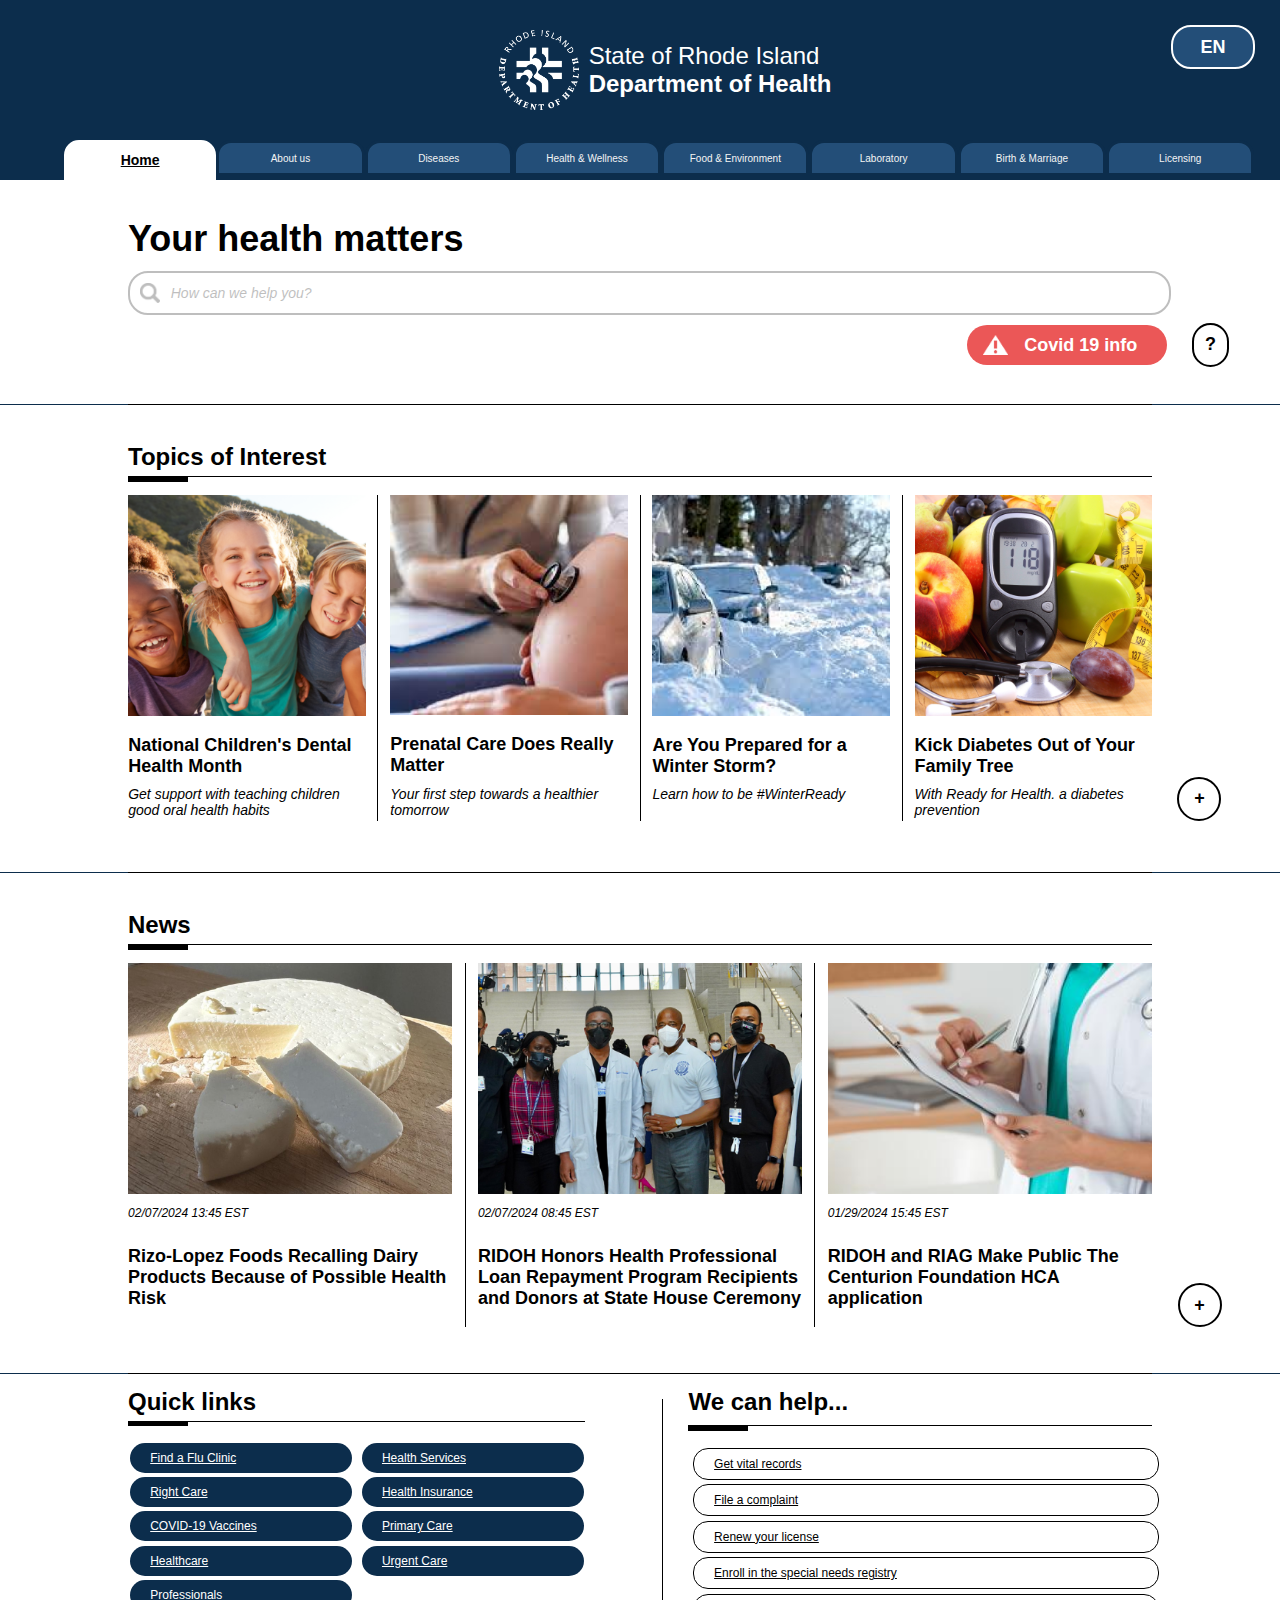
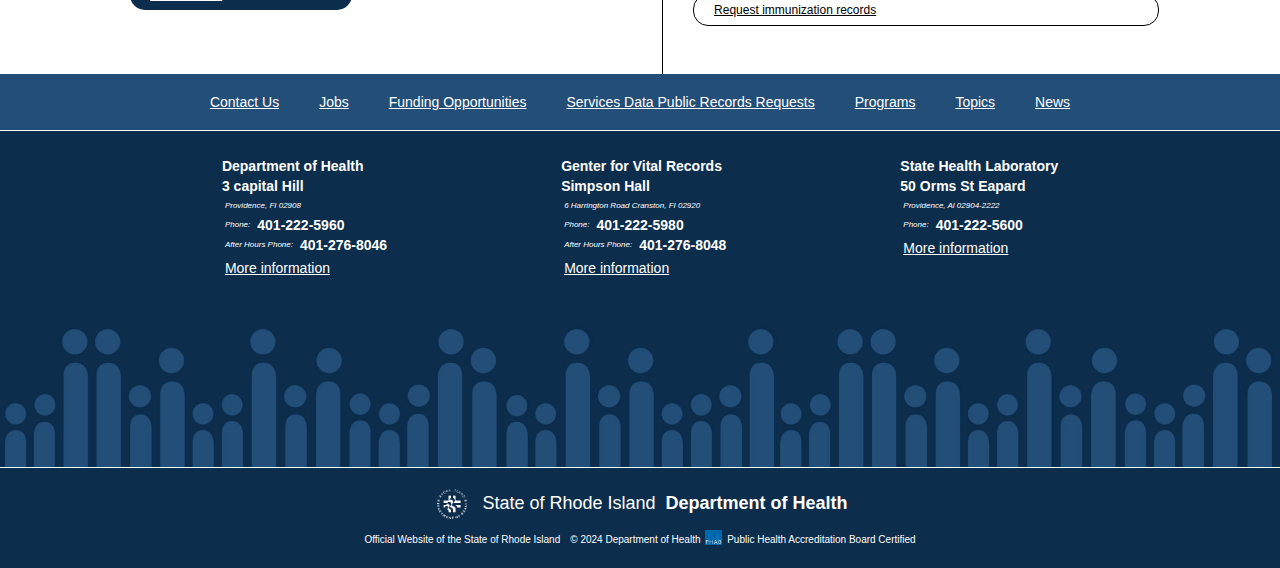
<file: index.html>
<!DOCTYPE html>
<html lang="en">
  <head>
    <meta name="viewport" content="width=device-width, initial-scale=1.0" />
    <title>HTML/CSS Studio</title>
    <link rel="stylesheet" href="styles.css" /> 
  </head>

  <body>

      <div class="header-container">
        <img class="header-logo" alt="State of Rhode Island, Department of Health" src="./assets/transparent_white.png"/>
        <div class="header-title-container">    
            <p class="header-text-01">State of Rhode Island</p>
            <p class="header-text-02">Department of Health</p>
        </div>
        <div class="language-link">
          <p class="language-title">EN</p>
        </div>
      </div>

      <div class="pages-container">

        <div class="menu-button-01">    
          <p class="menu-title-current">Home</p>
        </div>

        <div class="menu-button-02">    
          <p class="menu-title">About us</p>
        </div>

        <div class="menu-button-02">    
          <p class="menu-title">Diseases</p>
        </div>

        <div class="menu-button-02">    
          <p class="menu-title">Health & Wellness</p>
        </div>
        <div class="menu-button-02">    
          <p class="menu-title">Food & Environment</p>
        </div>
        <div class="menu-button-02">    
          <p class="menu-title">Laboratory</p>
        </div>
        <div class="menu-button-02">    
          <p class="menu-title">Birth & Marriage</p>
        </div>

        <div class="menu-button-03">    
          <p class="menu-title">Licensing</p>
        </div>

    </div>

      <div class="search-bar-container">
        <div class="search-bar-content">
        <div class="search-container">    
         <p class="main-title ">Your health matters</p>
         <div class="search-tool">
          <img class="search-icon" alt="search-icon" src="./assets/search-icon.png"/>
          <p class="search-title ">How can we help you?</p>
         </div>
         <div class="search-link">
          <img class="alert-icon" alt="alert-icon" src="./assets/White_alert.png"/>
          <p class="covid-title">Covid 19 info</p>
         </div>
         </div>  
        </div>
        <div class="help-link">
          <p class="help-title">?</p>
         </div> 
      </div>

      <div class="line"></div>
      
      <div class="topics-container">
          <p class="section-tittle">Topics of Interest</p>
          <div class="line"> </div> 
          <div class="line-box"> </div> 
          <div class="topics-content">
            <div class="lateral-margin-box"></div>
            <div class="main-image-container">
              <img class="image-shape" alt="Topic: National Children's Dental Health Month " src="./assets/National Children's Dental Health Month.png"/>
              <p class="image-title ">National Children's Dental Health Month</p>
              <p class="image-subtitle ">Get support with teaching children good oral health habits</p>
            </div>
            <div class="indetermidiate-margin-box"></div>
            <div class="vertical-line"> </div>
            <div class="indetermidiate-margin-box"></div>
            <div class="main-image-container">
            <img class="image-shape" alt="Topic: Prenatal Care Matters" src="./assets/Prenatal Care Matters.png"/>
            <p class="image-title ">Prenatal Care Does Really Matter</p>
            <p class="image-subtitle ">Your first step towards a healthier tomorrow</p>
          </div>
          <div class="indetermidiate-margin-box"></div>
          <div class="vertical-line"> </div>
          <div class="indetermidiate-margin-box"></div>
            <div class="main-image-container">
              <img class="image-shape" alt="Topic: Are You Prepared for a Winter Storm?" src="./assets/Winter Storm.png"/>
              <p class="image-title ">Are You Prepared for a Winter Storm?</p>
              <p class="image-subtitle ">Learn how to be #WinterReady</p>
            </div>
            <div class="indetermidiate-margin-box"></div>
            <div class="vertical-line"> </div>
            <div class="indetermidiate-margin-box"></div>
            <div class="main-image-container">
              <img class="image-shape" alt="Topic: assets/Kick Diabetes Out of Your Family Tree" src="./assets/Diabetes.png"/> 
              <p class="image-title ">Kick Diabetes Out of Your Family Tree</p>
              <p class="image-subtitle ">With Ready for Health. a diabetes prevention</p>
            </div>
            <div class="lateral-margin-box">
              <div class="more-link">
                <p class="help-title">+</p>
               </div>   
            </div>
        </div>                  
      </div>         

      <div class="line"></div>

      <div class="news-container">
        <p class="section-tittle">News</p>
          <div class="line"> </div> 
          <div class="line-box"> </div> 
          <div class="news-content">
            <div class="lateral-margin-box-02"></div>
            <div class="main-image-container">
              <img class="image-shape" alt="News 01" src="./assets/News01.png"/>
              <p class="image-date">02/07/2024 13:45 EST</p>
              <p class="image-title ">Rizo-Lopez Foods Recalling Dairy Products Because of Possible Health Risk</p>
            </div>
            <div class="indetermidiate-margin-box-02"></div>
            <div class="vertical-line"> </div>  
            <div class="indetermidiate-margin-box-02"></div>
            <div class="main-image-container">
            <img class="image-shape" alt="News 02" src="./assets/News02.png"/>
            <p class="image-date">02/07/2024 08:45 EST</p>
              <p class="image-title ">RIDOH Honors Health Professional Loan Repayment Program Recipients and Donors at State House Ceremony</p>
            </div>
            <div class="indetermidiate-margin-box-02"></div>
            <div class="vertical-line"> </div>  
            <div class="indetermidiate-margin-box-02"></div>
            <div class="main-image-container">
            <img class="image-shape" alt="News 03" src="./assets/News03.png"/>
            <p class="image-date">01/29/2024 15:45 EST</p>
              <p class="image-title ">RIDOH and RIAG Make Public The Centurion Foundation HCA application</p>
            </div>
            <div class="lateral-margin-box-02">
              <div class="more-link-02">
                <p class="help-title">+</p>
               </div>   
            </div>
        </div> 
      </div>
  
      <div class="line"></div>
      <div class="links-container">
        <div class="quick-links-container"> 
        <p class="section-tittle-02">Quick links</p>
        <div class="line-02"> </div> 
        <div class="line-box-02"> </div> 
        <div class="links-access-container"> 
          <div class="links-01"> 
            <div class="link-button-01"> 
              <p class="link-tittle-white">Find a Flu Clinic</p>
            </div> 
            <div class="link-button-01"> 
              <p class="link-tittle-white">Right Care</p>
            </div> 
            <div class="link-button-01"> 
              <p class="link-tittle-white">COVID-19 Vaccines</p>
            </div> 
            <div class="link-button-01"> 
              <p class="link-tittle-white">Healthcare</p>
            </div> 
            <div class="link-button-01"> 
              <p class="link-tittle-white">Professionals</p>
            </div> 
          </div> 
          <div class="links-02"> 
            <div class="link-button-01"> 
              <p class="link-tittle-white">Health Services</p>
            </div> 
            <div class="link-button-01"> 
              <p class="link-tittle-white">Health Insurance</p>
            </div> 
            <div class="link-button-01"> 
              <p class="link-tittle-white">Primary Care</p>
            </div> 
            <div class="link-button-01"> 
              <p class="link-tittle-white">Urgent Care</p>
            </div> 
          </div> 
        </div> 
      </div> 

      <div class="vertical-line-02"> </div>  

        <div class="we-can-help-container"> 
        <p class="section-tittle-03">We can help...</p>
        <div class="line-03"> </div> 
        <div class="line-box-02"> </div>
        <div class="links-access-02-container">  
        <div class="link-button-02"> 
          <p class="link-tittle-black">Get vital records</p>
        </div> 
        <div class="link-button-02"> 
          <p class="link-tittle-black">File a complaint</p>
        </div> 
        <div class="link-button-02"> 
          <p class="link-tittle-black">Renew your license</p>
        </div> 
        <div class="link-button-02"> 
          <p class="link-tittle-black">Enroll in the special needs registry</p>
        </div> 
        <div class="link-button-02"> 
          <p class="link-tittle-black">Request immunization records</p>
        </div> 
      </div> 
      </div> 
    </div> 

     <div class="other-links-container"> 
      <p class="link-text-01">Contact Us</p> 
      <p class="link-text-01">Jobs</p> 
      <p class="link-text-01">Funding Opportunities</p> 
      <p class="link-text-01">Services Data Public Records Requests</p> 
      <p class="link-text-01">Programs</p> 
      <p class="link-text-01">Topics</p> 
      <p class="link-text-01">News</p> 
    </div> 

    <div class="line-white"></div> 


    <div class="main-footer-container"> 
      <div class="main-footer-text-container"> 
        <div class="main-footer-lateral-margin"></div> 
        <div class="main-footer-text"> 
          <p class="main-footer-text-01">Department of Health</p> 
          <p class="main-footer-text-01">3 capital Hill</p> 
          <p class="main-footer-text-02">Providence, FI 02908</p> 
            <div class="footer-mixed-text"> 
              <p class="main-footer-text-02">Phone:</p> 
              <p class="main-footer-text-01"> 401-222-5960</p> 
            </div>
            <div class="footer-mixed-text"> 
              <p class="main-footer-text-02">After Hours Phone:</p> 
              <p class="main-footer-text-01"> 401-276-8046</p> 
            </div> 
          <p class="main-footer-text-03">More information</p> 
        </div> 
        <div class="main-footer-int-margin"></div> 
        <div class="main-footer-text"> 
          <p class="main-footer-text-01">Genter for Vital Records</p> 
          <p class="main-footer-text-01">Simpson Hall</p> 
          <p class="main-footer-text-02">6 Harrington Road Cranston, FI 02920</p> 
            <div class="footer-mixed-text"> 
              <p class="main-footer-text-02">Phone:</p> 
              <p class="main-footer-text-01"> 401-222-5980</p> 
            </div>
            <div class="footer-mixed-text"> 
              <p class="main-footer-text-02">After Hours Phone:</p> 
              <p class="main-footer-text-01"> 401-276-8048</p> 
            </div> 
          <p class="main-footer-text-03">More information</p> 
        </div> 
          <div class="main-footer-int-margin"></div> 
          <div class="main-footer-text"> 
            <p class="main-footer-text-01">State Health Laboratory</p> 
            <p class="main-footer-text-01">50 Orms St Eapard</p> 
            <p class="main-footer-text-02">Providence, Al 02904-2222</p> 
              <div class="footer-mixed-text"> 
                <p class="main-footer-text-02">Phone:</p> 
                <p class="main-footer-text-01"> 401-222-5600</p> 
              </div>
            <p class="main-footer-text-03">More information</p> 
          </div> 
            <div class="main-footer-lateral-margin"></div> 
      </div> 
      <img class="footer-image" alt="footer-image" src="./assets/Footer.png"/>
    </div> 

    <div class="line-white"></div> 

    <div class="secondary-footer-container "> 
      <div class="secondary-footer-01-container"> 
        <img class="footer-logo" alt="State of Rhode Island, Department of Health" src="./assets/transparent_white.png"/>
        <p class="footer-text-01">State of Rhode Island</p>
        <p class="footer-text-02">Department of Health</p>
      </div>
      <div class="secondary-footer-02-container"> 
        <p class="footer-text-03">Official Website of the State of Rhode Island</p>
        <p class="footer-text-03">© 2024 Department of Health</p>
        <img class="footer-logo-02" alt="Public Health Accreditation Board Certified" src="./assets/PHAB.png"/>
        <p class="footer-text-03">Public Health Accreditation Board Certified</p>
      </div>
    </div> 


  </body>

</html>
</file>
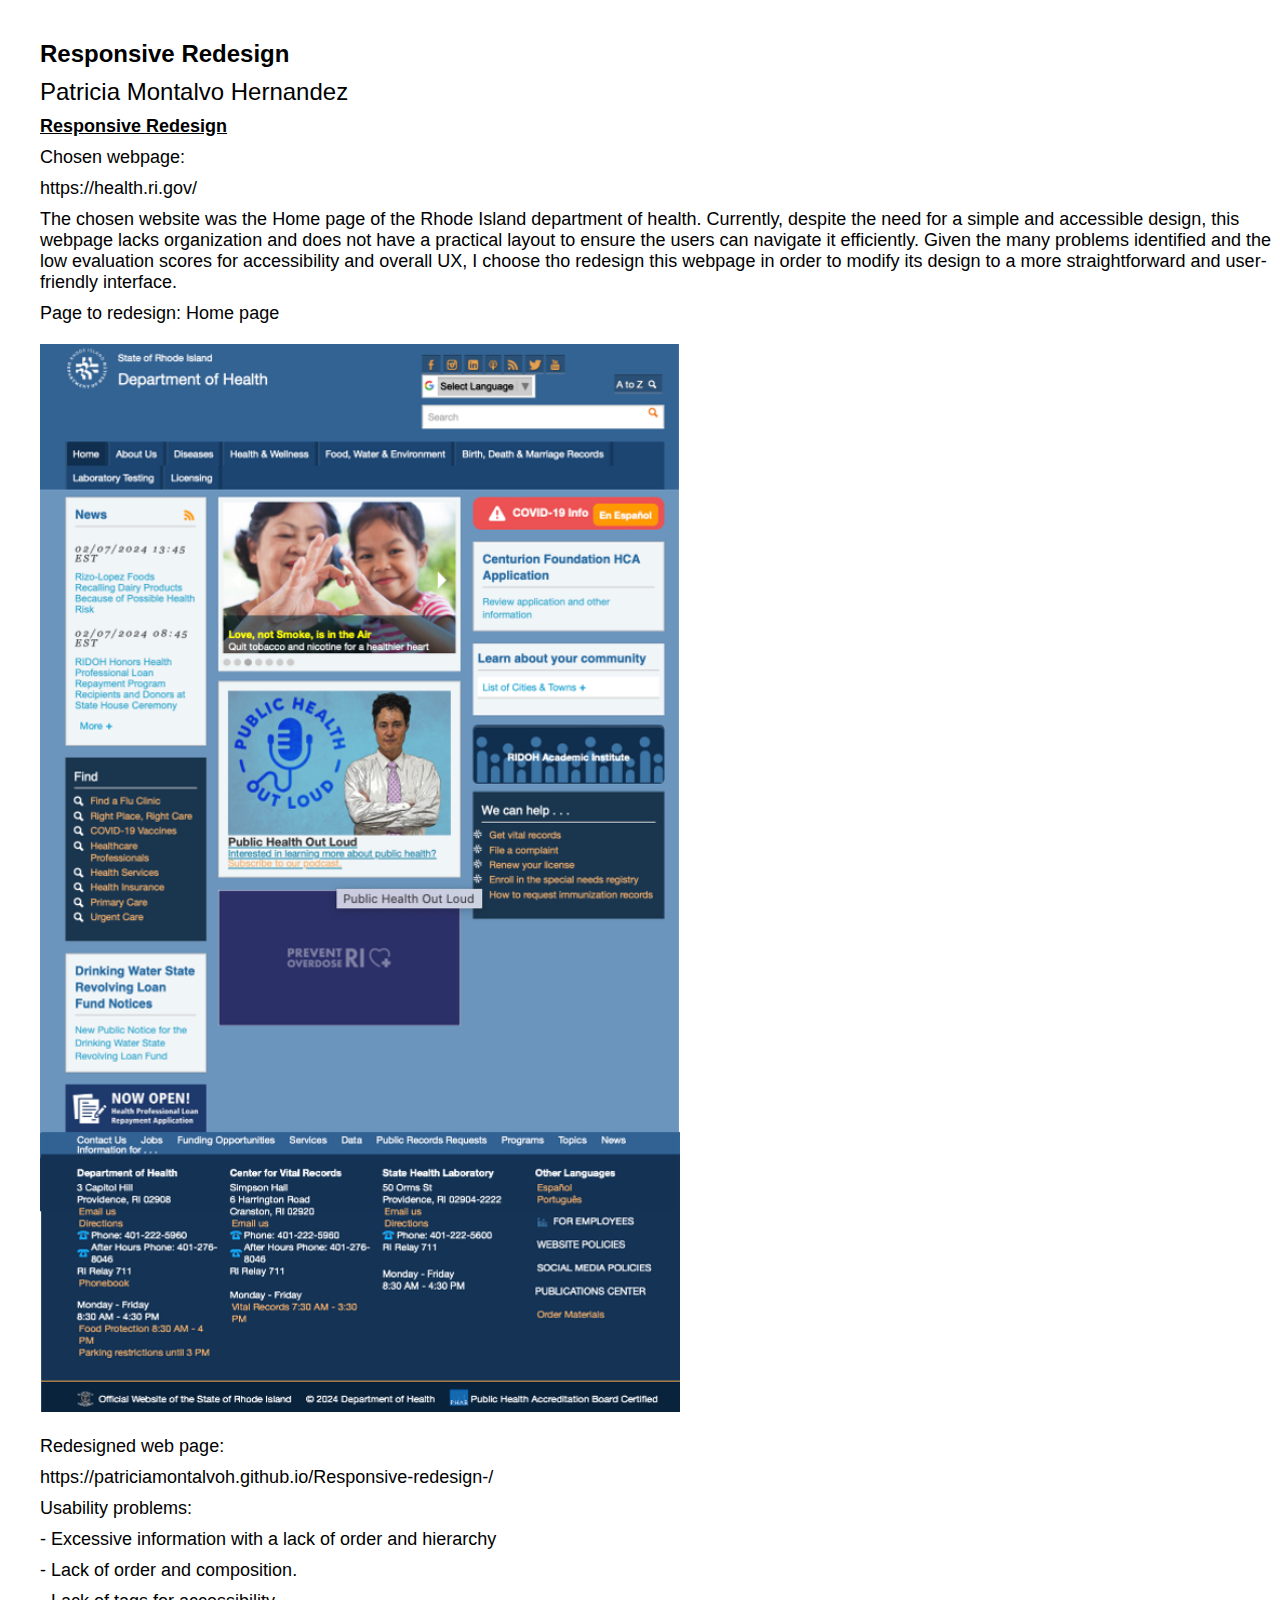
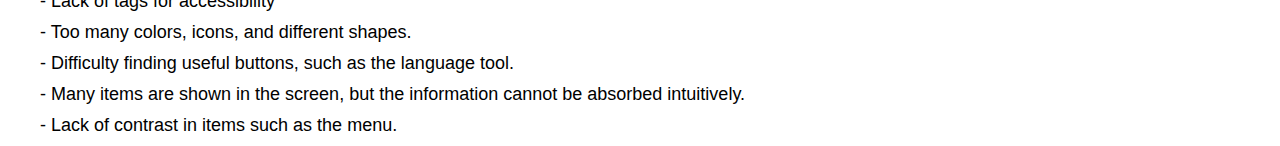
<file: Handin.html>
<!DOCTYPE html>
<html lang="en">
  <head>
    <meta name="viewport" content="width=device-width, initial-scale=1.0" />
    <title>HTML/CSS Studio</title>
    <link rel="stylesheet" href="styles handin.css" /> 
  </head>

  <body>

    <div class="container">
    <p class="title-01"> Responsive Redesign </p>
    <p class="title-02"> Patricia Montalvo Hernandez </p>
    <p class="title-03"> Responsive Redesign </p>
    <p class="title-04"> Chosen webpage:</p>
    <p class="title-04">  https://health.ri.gov/ </p>
    <p class="title-04"> The chosen website was the Home page of the Rhode Island department of health. Currently, despite the need for a simple and accessible design, this webpage lacks organization and does not have a practical layout to ensure the users can navigate it efficiently. Given the many problems identified and the low evaluation scores for accessibility and overall UX, I choose tho redesign this webpage in order to modify its design to a more straightforward and user-friendly interface. </p>
    <p class="title-04">Page to redesign: Home page  </p>
    <img class="image-shape" src="./assets/ScreenShot original webpage.png"/>
    <p class="title-04"> Redesigned web page: </p>
    <p class="title-04">  https://patriciamontalvoh.github.io/Responsive-redesign-/ </p>
    <p class="title-04"> Usability problems:  </p>
    <p class="title-04"> -	Excessive information with a lack of order and hierarchy  </p>
    <p class="title-04"> -	Lack of order and composition. </p>
    <p class="title-04"> -	Lack of tags for accessibility </p>
    <p class="title-04"> -	Too many colors, icons, and different shapes. </p>
    <p class="title-04"> -	Difficulty finding useful buttons, such as the language tool. </p>
    <p class="title-04"> -	Many items are shown in the screen, but the information cannot be absorbed intuitively. </p>
    <p class="title-04"> -	Lack of contrast in items such as the menu. </p>
  </div>


  </body>

</html>
</file>
<file: styles.css>
/* Colors */
  
*{
  margin: 0;
  padding: 0;
}

.line {
  border-bottom: 1px solid #000000;
  width: 80%;
  margin-left: 10%;
}

.line-02 {
  border-bottom: 1px solid #000000;
  width: 98.5%;
}

.line-03 {
  border-bottom: 1px solid #000000;
  margin-left: 0%;
  margin-top: 1%;
  width: 100%;
}

.vertical-line{
  border-left: 1px solid #000000;
width: auto;
}

.vertical-line-02{
  border-left: 1px solid #000000;
width: auto;
margin-top: 2%;
margin-bottom: 3%;
}

.line-white {
  border-bottom: 1px solid #ffffff;
  width: 100%;
}

.line-box {
  width: 60px;
  height: 5px;
  background-color: #000000;
  margin-left: 10%;
}

.line-box-02 {
  width: 60px;
  height: 5px;
  background-color: #000000;
}

:root{
  --primary-color: #FFFFFF; 
  --second-color: #234E78;
  --third-color: #0C2D4C;
  --fourth-color: #FF7F37;
  --fifth-color: #EB5757;
  --sixth-color: #000000;
  --seventh-color: #f4f4f4; 
}

body {
background-color: var(--third-color); 
font-family: Arial, Helvetica, sans-serif;
width: 100vw;
height: 100vh;
display: flex;
flex-direction: column;
box-sizing: border-box;
overflow-wrap: normal;
overflow-x: hidden;
}

/* HEADER */
.header-container {
  display: flex;
  flex-direction: row;
  align-items: center;
  justify-content:center;
  padding: 20px 20px 20px 20px;
  width: 100%;
}

.header-logo {
  height: 80px; 
  margin: 10px;
}

.header-title-container {
  display: flex;
  flex-direction: column;
  align-items: left;
}

.header-text-01 {
  font-size: 24px;
  font-weight:lighter;
  color: #FFFFFF;
}

.header-text-02 {
  font-size: 24px;
  font-weight:bold;
  color: #FFFFFF;
}

.language-link {
  height: 40px;
  width: 80px;
  border: 2px solid white;
  background-color: #234E78;
  opacity: 100%;
  border-radius: 20px;
  position: absolute;
  top: 25px;
  right: 25px;
  display: flex;
  align-items: center;
  justify-content: center;
}

.language-title{
  font-size: 18px;
  font-weight:bold;
  color: white;
}

/* PAGES MENU */

.pages-container{
 width: 100%;
 background-color:#0C2D4C;
 height: 50px;
 display: flex;
 flex-direction: row;
 align-items: center;
 justify-content: space-around;
}

.menu-home {
  height: 40px;
  width: 20px;
  background-color:#EB5757;
  border-radius: 20px;
  display: flex;
  align-items: center;
  justify-content: center;
}

.menu-other {
  background-color:#234E78;
  border-radius: 20px;
  border: 2px solid black;
  display: flex;
  flex-direction: center;
  justify-content: center;
 
}

.menu-title-current{
  font-size: 14px;
  font-weight:bold;
  color: black;
}

.menu-title{
  font-size: 10px;
  font-weight:normal;
  color: #f4f4f4;
}

.menu-button-01{
  display: flex;
  height: 30px;
  width: 100%;
  background-color:#ffffff;
  border-top-left-radius: 15px;
  border-top-right-radius: 15px;
  border: 5px solid white;
  opacity: 100%;
  align-items: center;
  justify-content: center;
  text-decoration: underline;
  margin-left: 5%;
}

.menu-button-02{
  display: flex;
  height: 30px;
  width: 100%;
  background-color:#234E78;
  border-top-left-radius: 15px;
  border-top-right-radius: 15px;
  border: 3px solid #0C2D4C;
  opacity: 100%;
  align-items: center;
  justify-content: center;
  color: white;
  margin-bottom: 0.25%;
}
.menu-button-03{
  display: flex;
  height: 30px;
  width: 100%;
  background-color:#234E78;
  border-top-left-radius: 15px;
  border-top-right-radius: 15px;
  border: 3px solid #0C2D4C;
  opacity: 100%;
  align-items: center;
  justify-content: center;
  color: white;
  margin-right: 2%;
  margin-bottom: 0.25%;
}
/* SEARCH BAR */

.search-bar-container{
  display: flex;
  flex-direction: row;
  align-items: center;
  justify-content:left;
  width: 100%;
  background-color: white;
  height: 250px;
}

.search-bar-content{
  display: flex;
  flex-direction: row;
  justify-content:left;
  align-items: last baseline;
  margin-left: 10%;
  margin-right: 1%;
  width: 100%;
  margin-top: 3%;
  margin-bottom: 3%;
}

.search-container {
  width: 100%;
    display: flex;
    flex-direction: column;
    align-items: left;
}

.main-title {
    font-size: 36px;
    font-weight: bold;
    color: #000000;
}

.search-tool {
    height: 40px;
    width: 100%;
    background-color: #ffffff;
    border-radius: 20px;
    border: 2px solid black;
    opacity: 25%;
    display: flex;
    align-items: center;
    justify-content: left;
    margin-bottom: 1%;
    margin-top: 1%;
  }

  .search-icon{
    height: 50%;
    margin:1%;
  }

  .alert-icon{
    height: 50%;
    margin:8%;
  }

  .search-title{
  font-size: 14px;
  font-weight:lighter;
  font-style: italic;
  color: black;
  }

  .covid-title{
    font-size: 18px;
    font-weight:bold;
    color: #FFFFFF;
  }

  .help-title{
    font-size: 18px;
    font-weight:bold;
    color: black;
  }

.search-link {
    height: 40px;
    width: 200px;
    background-color:#EB5757;
    border-radius: 20px;
    align-self: flex-end;
    justify-self: flex-end;
    display: flex;
    align-items: center;
    justify-content: left;
}

.help-link {
  height: 40px;
  width: 40px;
  border: 2px solid black;
  border-radius: 25px;
  display: flex;
  align-items: center;
  justify-content: center;
  margin-top: 8.25%;
  margin-left: 1%;
  margin-right: 4%;
}

/* TOPICS OF INTEREST */

.topics-container {
  width: 100%;
  background-color: white;
  height: 500px;
  display: flex;
  flex-direction: column;
  align-items: left;
}

.section-tittle{
  margin-top: 3%;
  margin-left: 10%;
  font-size: 24px;
  font-weight:bold;
  color: black;
  margin-bottom: 5px;
}

.section-tittle-02{
  margin-top: 3%;
  font-size: 24px;
  font-weight:bold;
  color: black;
  margin-bottom: 5px;
}

.section-tittle-03{
  margin-top: 3%;
  font-size: 24px;
  font-weight:bold;
  color: black;
  margin-bottom: 5px;
}

.news-content {
margin-top: 1%;
width: 100%;
display: flex;
flex-direction: row;
justify-content: space-around;
background-color: white;
margin-bottom: 4%;
}

.topics-content {
  margin-top: 1%;
  width: 100%;
  display: flex;
  flex-direction: row;
  background-color: white;
  margin-bottom: 4%;
}

.lateral-margin-box{
  width: 54%;
  background-color: white;
  height: 100%;
  justify-content: flex-end;

}

.indetermidiate-margin-box{
  width: 5%;
  background-color: white;
  height: 100%;
}

.lateral-margin-box-02{
  width: 39.5%;
  background-color: white;
  height: 100%;
}

.indetermidiate-margin-box-02{
  width: 3.8%;
  background-color: white;
  height: 100%;
}

.main-image-container{
  display: flex;
  flex-direction: column;
  align-items: left;
  width: 100%;
  background-color: white;
}

.image-title{
  font-size: 18px;
  font-weight:bold;
  color: black;
  margin-top: 8%;
}

.image-divider{
  height: 1px;
  width: 40px;
  background-color: #000000;
  }
  
  .image-subtitle{
    margin-top: 4%;
    font-size: 14px;
    font-weight:lighter;
    font-style: italic;
    color: black;
  }
  
  .link-tittle-white{
    font-size: 12px;
    font-weight:lighter;
    color: white;
    margin: 20px;
  }

  .link-tittle-black{
    font-size: 12px;
    font-weight:lighter;
    color: black;
    margin: 20px;
  }

  .image-shape{
    width: 100%;
    height: auto;
    align-self: center;
    }
  
  .image-date{
    margin-top: 4%;
      font-size: 12px;
      font-weight:lighter;
      font-style: italic;
      color: black;
    }
    
    .more-link {
      height: 40px;
      width: 40px;
      border: 2px solid black;
      border-radius: 25px;
      display: flex;
      justify-content: center;
      align-items: center;
      margin-top: 220%;
      margin-left: 20%;
    }

    .more-link-02 {
      height: 40px;
      width: 40px;
      border: 2px solid black;
      border-radius: 25px;
      display: flex;
      justify-content: center;
      align-items: center;
      margin-top: 250%;
      margin-left: 20%;
    }
    
    

/* TOPICS OF INTEREST */

.news-container {
  width: 100%;
  background-color: white;
  height: 500px;
}


/* LINKS */

.links-container {
  height: 300px;
  width: 100%;
  background-color: #ffffff;
  display: flex;
  flex-direction: row;
  justify-content: flex-start;
}

.quick-links-container{
  height: 300px;
  width: 100%;
  display: flex;
  flex-direction: column;
  margin-left: 10%;
  margin-right: 5.5%;
  margin-bottom: 4%;
}

.links-access-container{
  height: 300px;
  width: 100%;
  display: flex;
  flex-direction: row;
  justify-content: top;
  align-items: baseline;
  margin-top: 1%;
}

.links-access-02-container{
  width: 100%;
  margin-top: 2.5%;
}

.links-01{
  width: 100%;
  display: flex;
  flex-direction: column;
}

.links-02{
  width: 100%;
  display: flex;
  flex-direction: column;
  margin: 10px;
}

.we-can-help-container{
  width: 100%;
  display: flex;
  flex-direction: column;
  margin-left: 2%;
  margin-right: 10%;
}

.link-button-01{
  display: flex;
  height: 30px;
  width: 100%;
  background-color:#0C2D4C;
  border-radius: 15px;
  align-items: center;
  justify-content: left;
  margin: 1%;
  text-decoration: underline;
  color: white;
}


.link-button-02{
  display: flex;
  height: 30px;
  width: 100%;
  background-color:#ffffff;
  border-radius: 15px;
  border: 1px solid black;
  opacity: 100%;
  align-items: center;
  justify-content: left;
  margin: 1%;
  text-decoration: underline;
  color: black;
  margin-right: 50%;
}

/* FOOTER */

.other-links-container {
  height: 100px;
  width: 100%;
  background-color:#234E78;
  display: flex;
  flex-direction: row;
  justify-content: space-evenly;
  justify-content:center;
  align-items: center;
}

.link-text-01 {
  font-size: 14px;
  font-weight:lighter;
  color: #FFFFFF;
  text-decoration: underline;
  margin: 20px;
}

.main-footer-container {
  height: 40%;
  width: 100%;
  background-color:#0C2D4C;
  display: flex;
  flex-direction: column;
}

.main-footer-text-container{
  display: flex;
  flex-direction: row;
  align-items:baseline;
  justify-content: center;
}

.footer-image{
  width: 100%;
}

.main-footer-text{
  margin-top: 2%;
  margin-left: 6%;
  width: 50%;
  display: flex;
  flex-direction: column;
  align-items: left;
}

.main-footer-lateral-margin{
  width: 30%;
  background-color:#0C2D4C;
}

.main-footer-int-margin{
  width: 5%;
  background-color:#0C2D4C;
}

.main-footer-text-01{
  margin-left: 10%;
  font-size: 14px;
  font-weight:bold;
  color: #FFFFFF;
  margin: 2px;
}

.main-footer-text-02{
  font-size: 8px;
  font-weight:lighter;
  font-style: italic;
  color: #FFFFFF;
  margin: 5px;
}

.main-footer-text-03{
  font-size: 14px;
  font-weight:normal;
  color: #FFFFFF;
  margin: 5px;
  text-decoration: underline;
}

.secondary-footer-container {
  height: 100px;
  width: 100%;
  background-color:#0C2D4C;
  display: flex;
  flex-direction: column;
}

.secondary-footer-01-container {
  height: 20px;
  width: 100%;
  display: flex;
  flex-direction: row;
  justify-content: center;
  align-items: center;
  margin-top: 2%;
}

.footer-logo {
  height: 30px; 
  margin: 10px;
}

.footer-logo-02 {
  height: 15px; 
  margin-bottom: 20px;
}

.footer-mixed-text {
  display: flex;
  flex-direction: row;
  justify-content: left;
  align-items: left; 
}

.footer-text-01 {
  font-size: 18px;
  font-weight:lighter;
  color: #FFFFFF;
  margin: 5px;
}

.footer-text-02 {
  font-size: 18px;
  font-weight:bold;
  color: #FFFFFF;
  margin: 5px;
}

.footer-text-03 {
  font-size: 10px;
  color: #FFFFFF;
  margin: 5px;
  margin-bottom: 20px;
}

.secondary-footer-02-container {
  height: 50px;
  width: 100%;
  display: flex;
  flex-direction: row;
  justify-content:center;
  align-items: center;
  margin-top: 1%;
}

/*
@media (max-width: 500px) {
  body {

  }
}  

@media (max-width: 1200px) {
  body {
    
    <img class="image-shape" alt="Topic: assets/Kick Diabetes Out of Your Family Tree" src="./assets/Diabetes.png"/>
    <p class="image-title ">Kick Diabetes Out of Your Family Tree</p>
    <p class="image-subtitle ">With Ready for Health. a diabetes prevention</p>
  }
}
</file>
<file: styles handin.css>
/* Colors */
  
*{
  margin: 10px;
  padding: 0;
}


body {
font-family: Arial, Helvetica, sans-serif;
width: 100vw;
height: 100vh;
display: flex;
flex-direction: column;
box-sizing: border-box;
overflow-wrap: normal;
overflow-x: hidden;
background-color: white;
}

.container{
  width: 100%;
}

.title-01{
    font-size: 24px;
    font-weight:bold;
    color: black;
}

.title-02{
  font-size: 24px;
  font-weight:normal;
  color: black;
}

.title-03{
  font-size: 18px;
  font-weight:bold;
  color: black;
  text-decoration: underline;
}

.title-04{
  font-size: 18px;
  font-weight:normal;
  color: black;
}

.image-shape
{
  width: 50%;
  height: auto;
}
</file>
